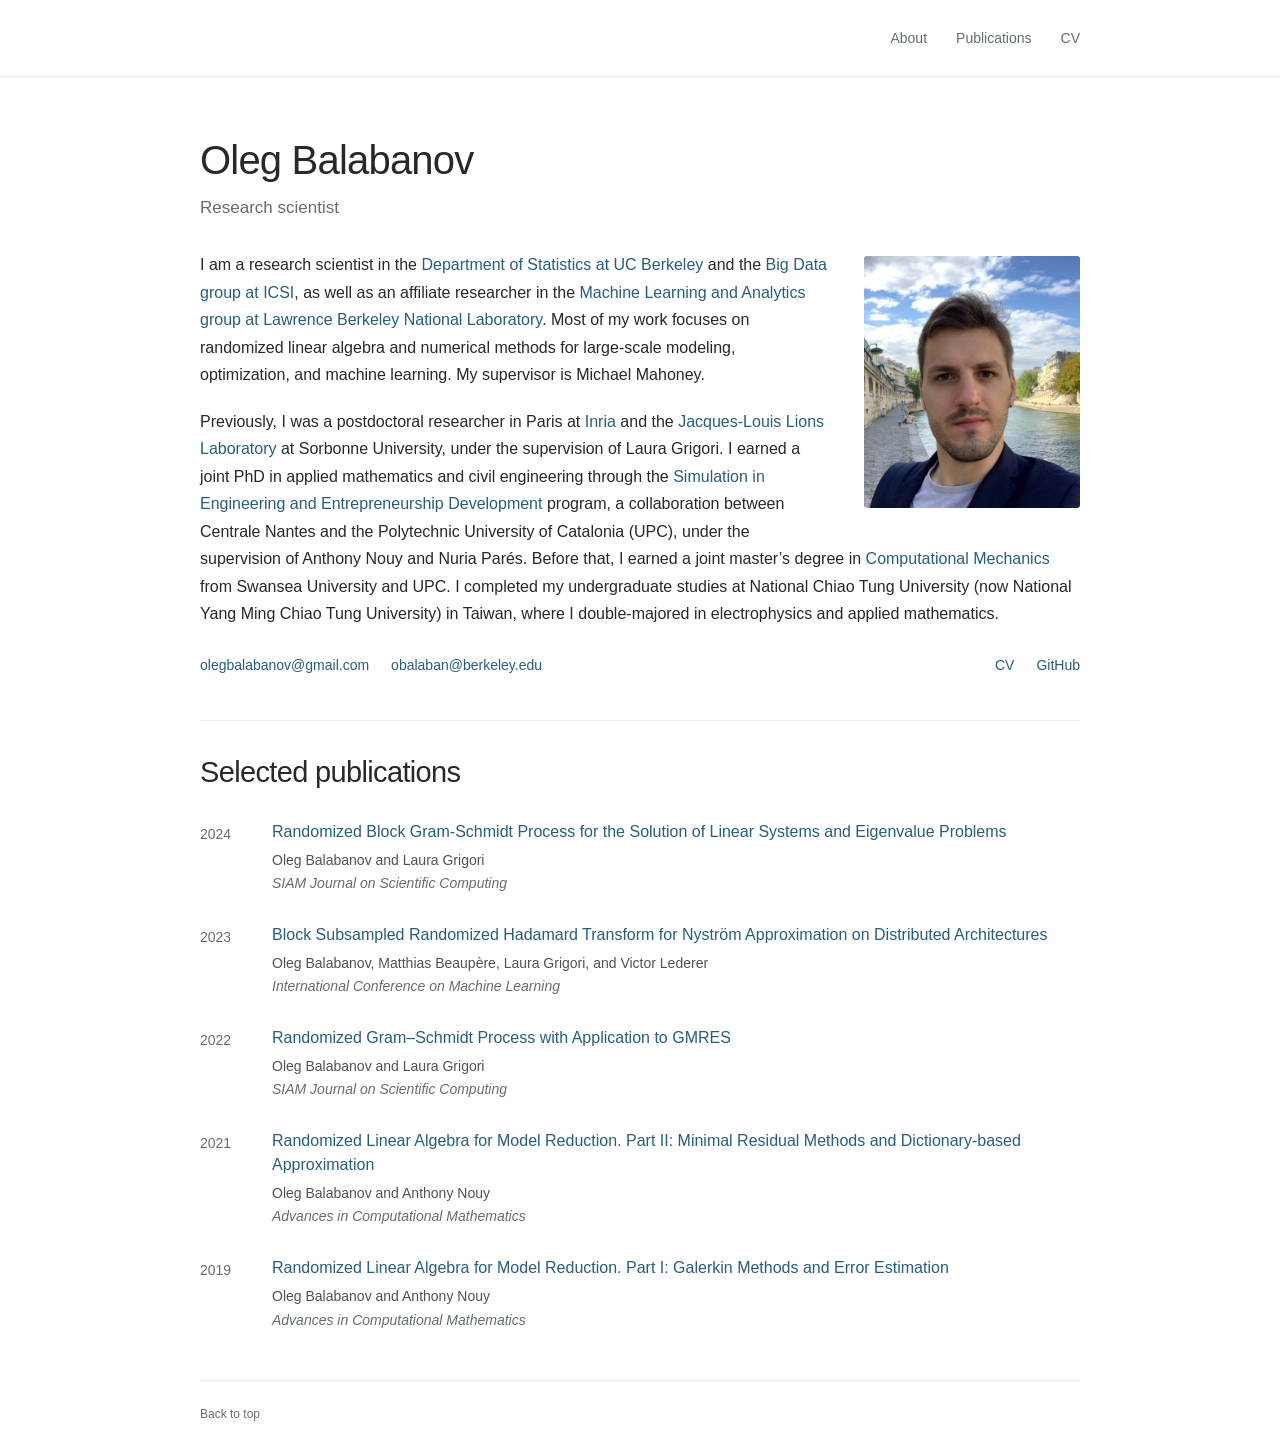
<file: index.html>
<!doctype html>
<html lang="en">
<head>
  <meta charset="utf-8">
  <meta name="viewport" content="width=device-width, initial-scale=1">
  <meta name="description" content="Oleg Balabanov, research scientist. Randomized linear algebra and numerical methods for large-scale modeling, optimization, and machine learning.">
  <meta name="author" content="Oleg Balabanov">
  <meta name="theme-color" content="#ffffff">
  <title>Oleg Balabanov</title>
  <link rel="icon" href="static/assets/favicon.ico">
  <link rel="stylesheet" href="static/css/main.css">
</head>
<body>
  <a class="skip-link" href="#main">Skip to content</a>
  <header class="site-header">
    <div class="header-inner">
      <nav aria-label="Main navigation">
        <a href="#about">About</a>
        <a href="#publications">Publications</a>
        <a href="static/assets/oleg_balabanov_public.pdf">CV</a>
      </nav>
    </div>
  </header>
  <main id="main">
    <section id="about" aria-labelledby="name">
      <h1 id="name">Oleg Balabanov</h1>
      <p class="role">Research scientist</p>
      <div class="biography">
        <img class="portrait" src="static/assets/img/photo.jpg" alt="Oleg Balabanov" width="216" height="252">
        <p>I am a research scientist in the <a href="https://statistics.berkeley.edu/">Department of Statistics at UC Berkeley</a> and the <a href="https://www.icsi.berkeley.edu/icsi/groups/big-data">Big Data group at ICSI</a>, as well as an affiliate researcher in the <a href="https://vis.lbl.gov/">Machine Learning and Analytics group at Lawrence Berkeley National Laboratory</a>. Most of my work focuses on <em>randomized linear algebra</em> and <em>numerical methods for large-scale modeling, optimization, and machine learning</em>. My supervisor is Michael Mahoney.</p>
<p>Previously, I was a postdoctoral researcher in Paris at <a href="https://www.inria.fr/en">Inria</a> and the <a href="https://www.ljll.fr/en/the-laboratory/">Jacques-Louis Lions Laboratory</a> at Sorbonne University, under the supervision of Laura Grigori. I earned a joint PhD in <em>applied mathematics</em> and <em>civil engineering</em> through the <a href="https://www.cimne.com/emjd-seed/">Simulation in Engineering and Entrepreneurship Development</a> program, a collaboration between Centrale Nantes and the Polytechnic University of Catalonia (UPC), under the supervision of Anthony Nouy and Nuria Parés. Before that, I earned a joint master’s degree in <a href="https://www.upc.edu/en/masters/erasmus-mundus-computational-mechanics">Computational Mechanics</a> from Swansea University and UPC. I completed my undergraduate studies at National Chiao Tung University (now National Yang Ming Chiao Tung University) in Taiwan, where I double-majored in <em>electrophysics</em> and <em>applied mathematics</em>.</p>

      </div>
      <div class="contact" aria-label="Contact and profiles">
        <div class="emails">
          <a href="mailto:olegbalabanov@gmail.com">olegbalabanov@gmail.com</a>
          <a href="mailto:obalaban@berkeley.edu">obalaban@berkeley.edu</a>
        </div>
        <div class="profile-links">
          <a href="static/assets/oleg_balabanov_public.pdf">CV</a>
          <a href="https://github.com/obalabanov">GitHub</a>
        </div>
      </div>
    </section>
    <section id="publications" aria-labelledby="publications-title">
      <h2 id="publications-title">Selected publications</h2>
      <ol class="publications">
        <li class="publication">
          <span class="publication-year">2024</span>
          <div>
            <h3><a href="https://arxiv.org/abs/2111.14641">Randomized Block Gram-Schmidt Process for the Solution of Linear Systems and Eigenvalue Problems</a></h3>
            <p class="authors"><strong>Oleg Balabanov</strong> and Laura Grigori</p>
            <p class="venue">SIAM Journal on Scientific Computing</p>
          </div>
        </li>
        <li class="publication">
          <span class="publication-year">2023</span>
          <div>
            <h3><a href="https://openreview.net/forum?id=EMN99LtfYA">Block Subsampled Randomized Hadamard Transform for Nyström Approximation on Distributed Architectures</a></h3>
            <p class="authors"><strong>Oleg Balabanov</strong>, Matthias Beaupère, Laura Grigori, and Victor Lederer</p>
            <p class="venue">International Conference on Machine Learning</p>
          </div>
        </li>
        <li class="publication">
          <span class="publication-year">2022</span>
          <div>
            <h3><a href="https://epubs.siam.org/doi/10.1137/20M138870X">Randomized Gram–Schmidt Process with Application to GMRES</a></h3>
            <p class="authors"><strong>Oleg Balabanov</strong> and Laura Grigori</p>
            <p class="venue">SIAM Journal on Scientific Computing</p>
          </div>
        </li>
        <li class="publication">
          <span class="publication-year">2021</span>
          <div>
            <h3><a href="https://link.springer.com/article/10.1007/s10444-020-09836-5">Randomized Linear Algebra for Model Reduction. Part II: Minimal Residual Methods and Dictionary-based Approximation</a></h3>
            <p class="authors"><strong>Oleg Balabanov</strong> and Anthony Nouy</p>
            <p class="venue">Advances in Computational Mathematics</p>
          </div>
        </li>
        <li class="publication">
          <span class="publication-year">2019</span>
          <div>
            <h3><a href="https://link.springer.com/article/10.1007/s10444-019-09725-6">Randomized Linear Algebra for Model Reduction. Part I: Galerkin Methods and Error Estimation</a></h3>
            <p class="authors"><strong>Oleg Balabanov</strong> and Anthony Nouy</p>
            <p class="venue">Advances in Computational Mathematics</p>
          </div>
        </li>
      </ol>
    </section>
  </main>
  <footer class="site-footer">
    <a href="#about">Back to top</a>
  </footer>
</body>
</html>
</file>
<file: static/css/main.css>
:root { color-scheme: light; --ink: #25292c; --muted: #656d73; --accent: #285d7b; --line: #e8eaec; }
* { box-sizing: border-box; }
html { scroll-behavior: smooth; scroll-padding-top: 28px; }
body { margin: 0; background: #fff; color: var(--ink); font-family: -apple-system, BlinkMacSystemFont, "Segoe UI", Roboto, Helvetica, Arial, sans-serif; font-size: 16px; line-height: 1.72; -webkit-font-smoothing: antialiased; }
a { color: var(--accent); text-decoration: none; text-underline-offset: 4px; }
a:hover { text-decoration: underline; }
a:focus-visible { outline: 2px solid var(--accent); outline-offset: 5px; border-radius: 2px; }
.skip-link { position: absolute; left: 20px; top: -100px; padding: 10px 16px; background: white; z-index: 2; }
.skip-link:focus { top: 12px; }
.site-header { border-bottom: 1px solid var(--line); }
.header-inner, main, .site-footer { max-width: 880px; margin-inline: auto; }
.header-inner { min-height: 76px; display: flex; align-items: center; justify-content: flex-end; gap: 24px; }
nav { display: flex; align-items: center; gap: 29px; font-size: 14px; }
nav a { color: var(--muted); padding-block: 12px; }
nav a:hover { color: var(--accent); }
main { padding-top: 59px; }
h1 { margin: 0; font-size: 40px; font-weight: 300; letter-spacing: -.8px; line-height: 1.2; }
.role { margin: 9px 0 29px; color: var(--muted); font-size: 17px; }
.biography { display: flow-root; }
.biography p { margin: 0 0 19px; }
.biography p:last-child { margin-bottom: 0; }
.biography em { font-style: normal; font-weight: inherit; }
.portrait { float: right; width: 216px; height: 252px; margin: 5px 0 20px 35px; object-fit: cover; object-position: center; border-radius: 3px; }
.contact { display: flex; flex-wrap: wrap; align-items: center; justify-content: space-between; gap: 12px 25px; margin-top: 25px; font-size: 14px; }
.emails, .profile-links { display: flex; flex-wrap: wrap; gap: 8px 22px; }
#publications { border-top: 1px solid var(--line); margin-top: 43px; padding-top: 33px; }
h2 { margin: 0 0 28px; font-size: 29px; font-weight: 400; letter-spacing: -.65px; line-height: 1.3; }
.publications { list-style: none; padding: 0; margin: 0; }
.publication { display: grid; grid-template-columns: 52px minmax(0, 1fr); gap: 20px; margin-bottom: 28px; }
.publication-year { padding-top: 2px; color: var(--muted); font-size: 14px; font-variant-numeric: tabular-nums; }
.publication h3 { margin: 0 0 5px; font-size: 16px; line-height: 1.5; font-weight: 400; }
.publication p { margin: 0; font-size: 14px; line-height: 1.65; }
.authors { color: #4c5358; }
.authors strong { font-weight: inherit; }
.venue { color: var(--muted); font-style: italic; }
.site-footer { margin-top: 48px; padding-block: 23px 32px; border-top: 1px solid var(--line); display: flex; justify-content: space-between; gap: 20px; font-size: 12px; color: var(--muted); }
.site-footer p { margin: 0; }
.site-footer a { color: var(--muted); }
@media (max-width: 960px) { .header-inner, main, .site-footer { margin-inline: 30px; } }
@media (max-width: 600px) {
  .header-inner, main, .site-footer { margin-inline: 22px; }
  .header-inner { min-height: 65px; gap: 12px; }
  nav { gap: 15px; font-size: 13px; }
  main { padding-top: 36px; }
  h1 { font-size: 34px; letter-spacing: -.6px; }
  .role { font-size: 16px; margin-bottom: 23px; }
  .portrait { width: 122px; height: 148px; margin: 5px 0 12px 20px; }
  body { font-size: 15px; line-height: 1.75; }
  .biography p { margin-bottom: 18px; }
  .contact { align-items: flex-start; gap: 15px; }
  .emails { flex-direction: column; gap: 3px; }
  #publications { margin-top: 32px; padding-top: 28px; }
  h2 { font-size: 26px; }
  .publication { grid-template-columns: 36px minmax(0, 1fr); gap: 13px; margin-bottom: 26px; }
  .publication h3 { font-size: 15px; }
  .publication p { font-size: 13px; }
  .publication-year { font-size: 12px; }
  .site-footer { margin-top: 32px; }
}
@media (prefers-reduced-motion: reduce) { html { scroll-behavior: auto; } }
</file>
